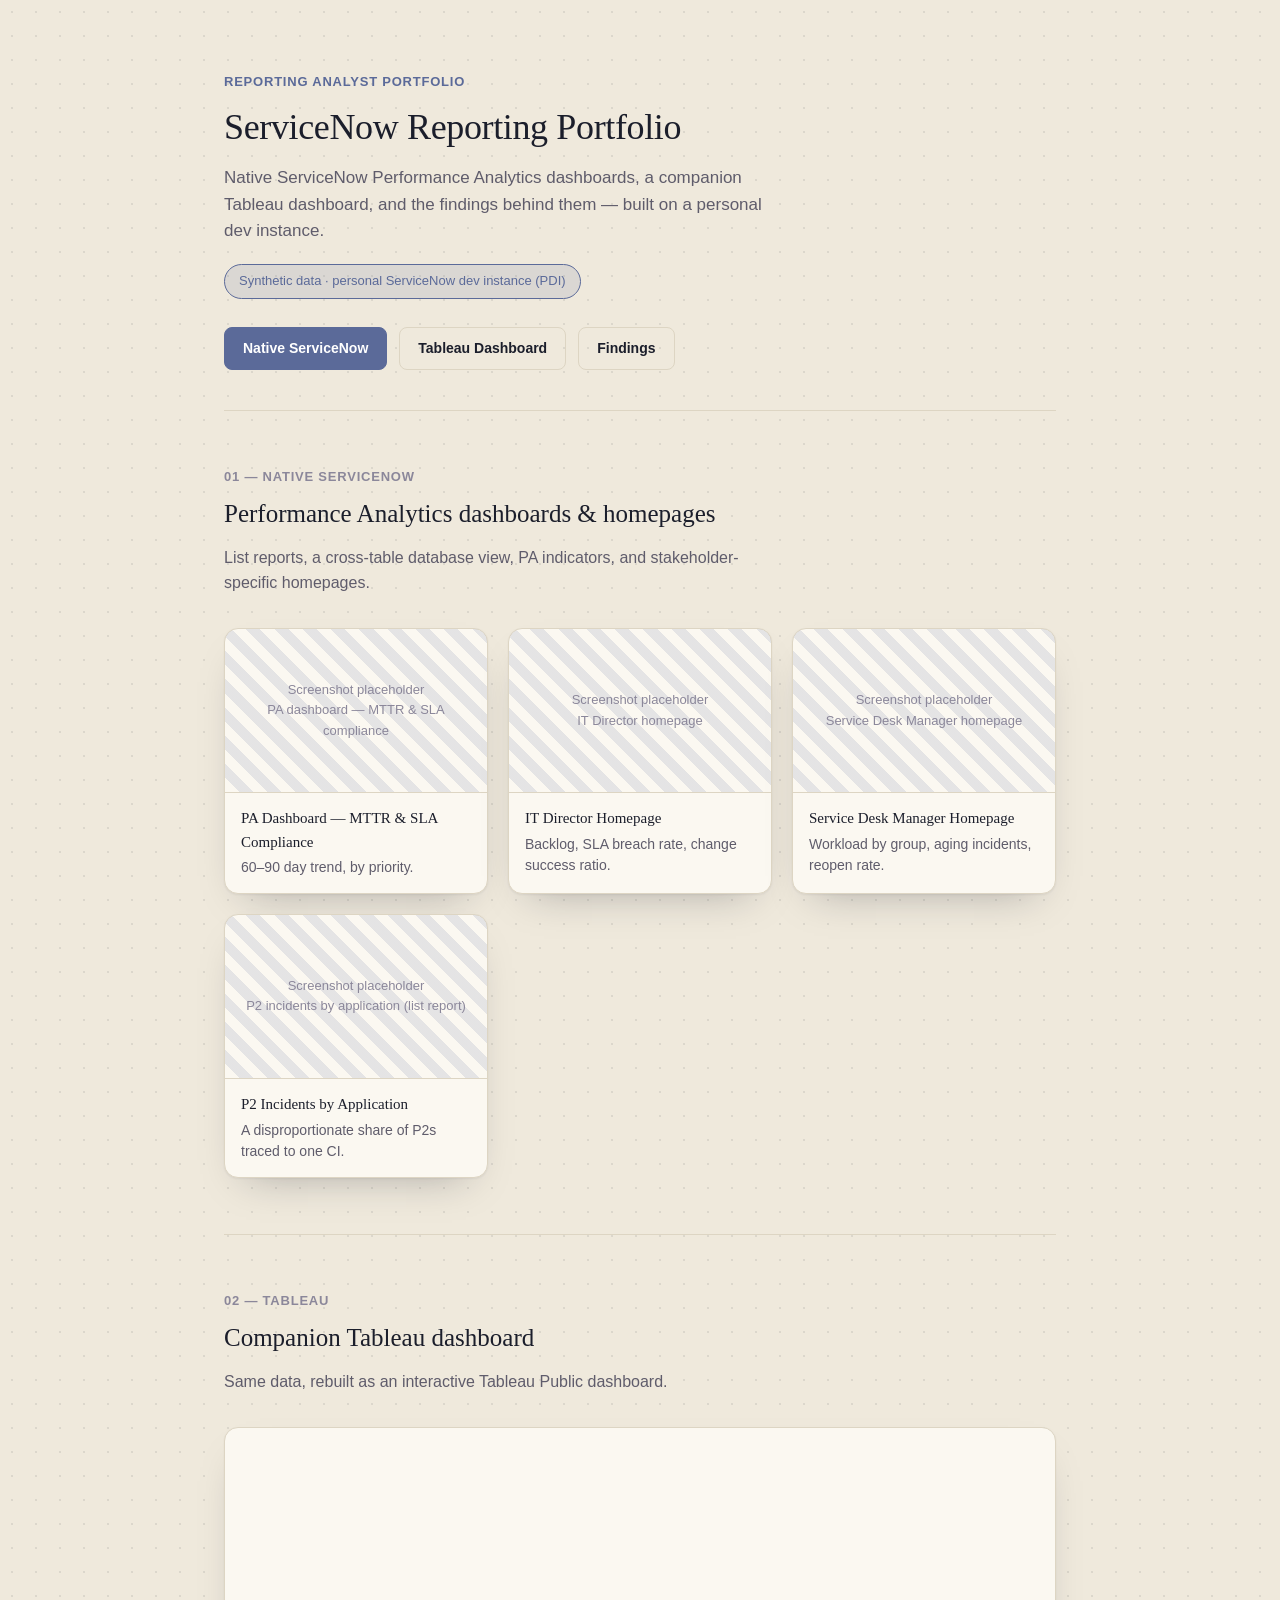
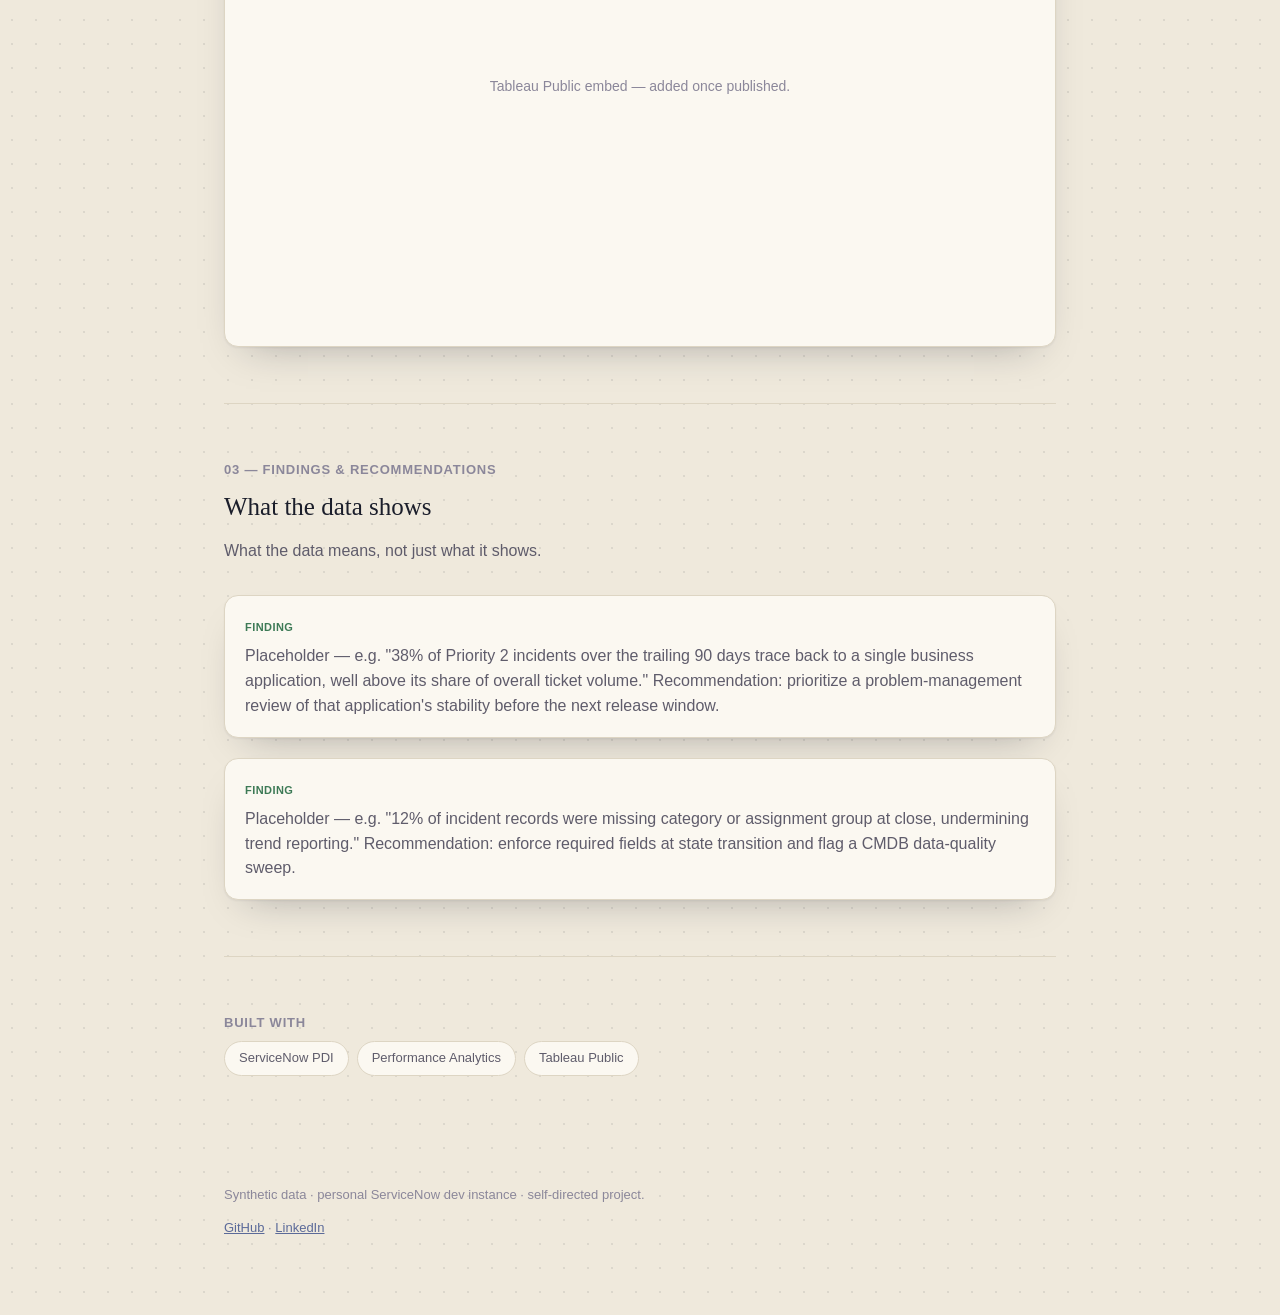
<file: docs/index.html>
<!DOCTYPE html>
<html lang="en">
<head>
  <meta charset="UTF-8" />
  <meta name="viewport" content="width=device-width, initial-scale=1.0" />
  <title>ServiceNow Reporting Portfolio — Nitish Pamarty</title>
  <meta name="description" content="Self-directed ServiceNow reporting &amp; analytics portfolio: Performance Analytics dashboards, homepages, and a Tableau dashboard built on synthetic ITSM data." />
  <link rel="stylesheet" href="styles.css" />
</head>
<body>
  <div class="wrap">
    <header class="hero">
      <div class="kicker">Reporting Analyst Portfolio</div>
      <h1>ServiceNow Reporting Portfolio</h1>
      <p>
        Native ServiceNow Performance Analytics dashboards, a companion Tableau dashboard,
        and the findings behind them — built on a personal dev instance.
      </p>
      <span class="disclosure">Synthetic data · personal ServiceNow dev instance (PDI)</span>
      <div class="hero-links">
        <a class="btn primary" href="#servicenow">Native ServiceNow</a>
        <a class="btn secondary" href="#tableau">Tableau Dashboard</a>
        <a class="btn secondary" href="#findings">Findings</a>
      </div>
    </header>

    <section id="servicenow">
      <div class="section-label">01 — Native ServiceNow</div>
      <h2>Performance Analytics dashboards &amp; homepages</h2>
      <p class="section-intro">
        List reports, a cross-table database view, PA indicators, and stakeholder-specific homepages.
      </p>
      <div class="shot-grid">
        <div class="shot-card">
          <div class="placeholder">Screenshot placeholder<br />PA dashboard — MTTR &amp; SLA compliance</div>
          <div class="shot-caption">
            <strong>PA Dashboard — MTTR &amp; SLA Compliance</strong>
            60–90 day trend, by priority.
          </div>
        </div>
        <div class="shot-card">
          <div class="placeholder">Screenshot placeholder<br />IT Director homepage</div>
          <div class="shot-caption">
            <strong>IT Director Homepage</strong>
            Backlog, SLA breach rate, change success ratio.
          </div>
        </div>
        <div class="shot-card">
          <div class="placeholder">Screenshot placeholder<br />Service Desk Manager homepage</div>
          <div class="shot-caption">
            <strong>Service Desk Manager Homepage</strong>
            Workload by group, aging incidents, reopen rate.
          </div>
        </div>
        <div class="shot-card">
          <div class="placeholder">Screenshot placeholder<br />P2 incidents by application (list report)</div>
          <div class="shot-caption">
            <strong>P2 Incidents by Application</strong>
            A disproportionate share of P2s traced to one CI.
          </div>
        </div>
      </div>
    </section>

    <section id="tableau">
      <div class="section-label">02 — Tableau</div>
      <h2>Companion Tableau dashboard</h2>
      <p class="section-intro">
        Same data, rebuilt as an interactive Tableau Public dashboard.
      </p>
      <div class="tableau-embed" id="tableau-embed-target">
        Tableau Public embed — added once published.
      </div>
    </section>

    <section id="findings">
      <div class="section-label">03 — Findings &amp; Recommendations</div>
      <h2>What the data shows</h2>
      <p class="section-intro">
        What the data means, not just what it shows.
      </p>
      <ul class="findings-list">
        <li>
          <span class="tag">Finding</span>
          <p>Placeholder — e.g. "38% of Priority 2 incidents over the trailing 90 days trace back to
          a single business application, well above its share of overall ticket volume."
          Recommendation: prioritize a problem-management review of that application's stability
          before the next release window.</p>
        </li>
        <li>
          <span class="tag">Finding</span>
          <p>Placeholder — e.g. "12% of incident records were missing category or assignment group
          at close, undermining trend reporting." Recommendation: enforce required fields at
          state transition and flag a CMDB data-quality sweep.</p>
        </li>
      </ul>
    </section>

    <section id="stack">
      <div class="section-label">Built with</div>
      <ul class="stack-list">
        <li>ServiceNow PDI</li>
        <li>Performance Analytics</li>
        <li>Tableau Public</li>
      </ul>
    </section>

    <footer>
      <p>
        Synthetic data · personal ServiceNow dev instance · self-directed project.
      </p>
      <p>
        <a href="https://github.com/nitishpamarty" target="_blank" rel="noopener">GitHub</a>
        · <a href="https://www.linkedin.com/in/nitishpamarty/" target="_blank" rel="noopener">LinkedIn</a>
      </p>
    </footer>
  </div>
</body>
</html>
</file>
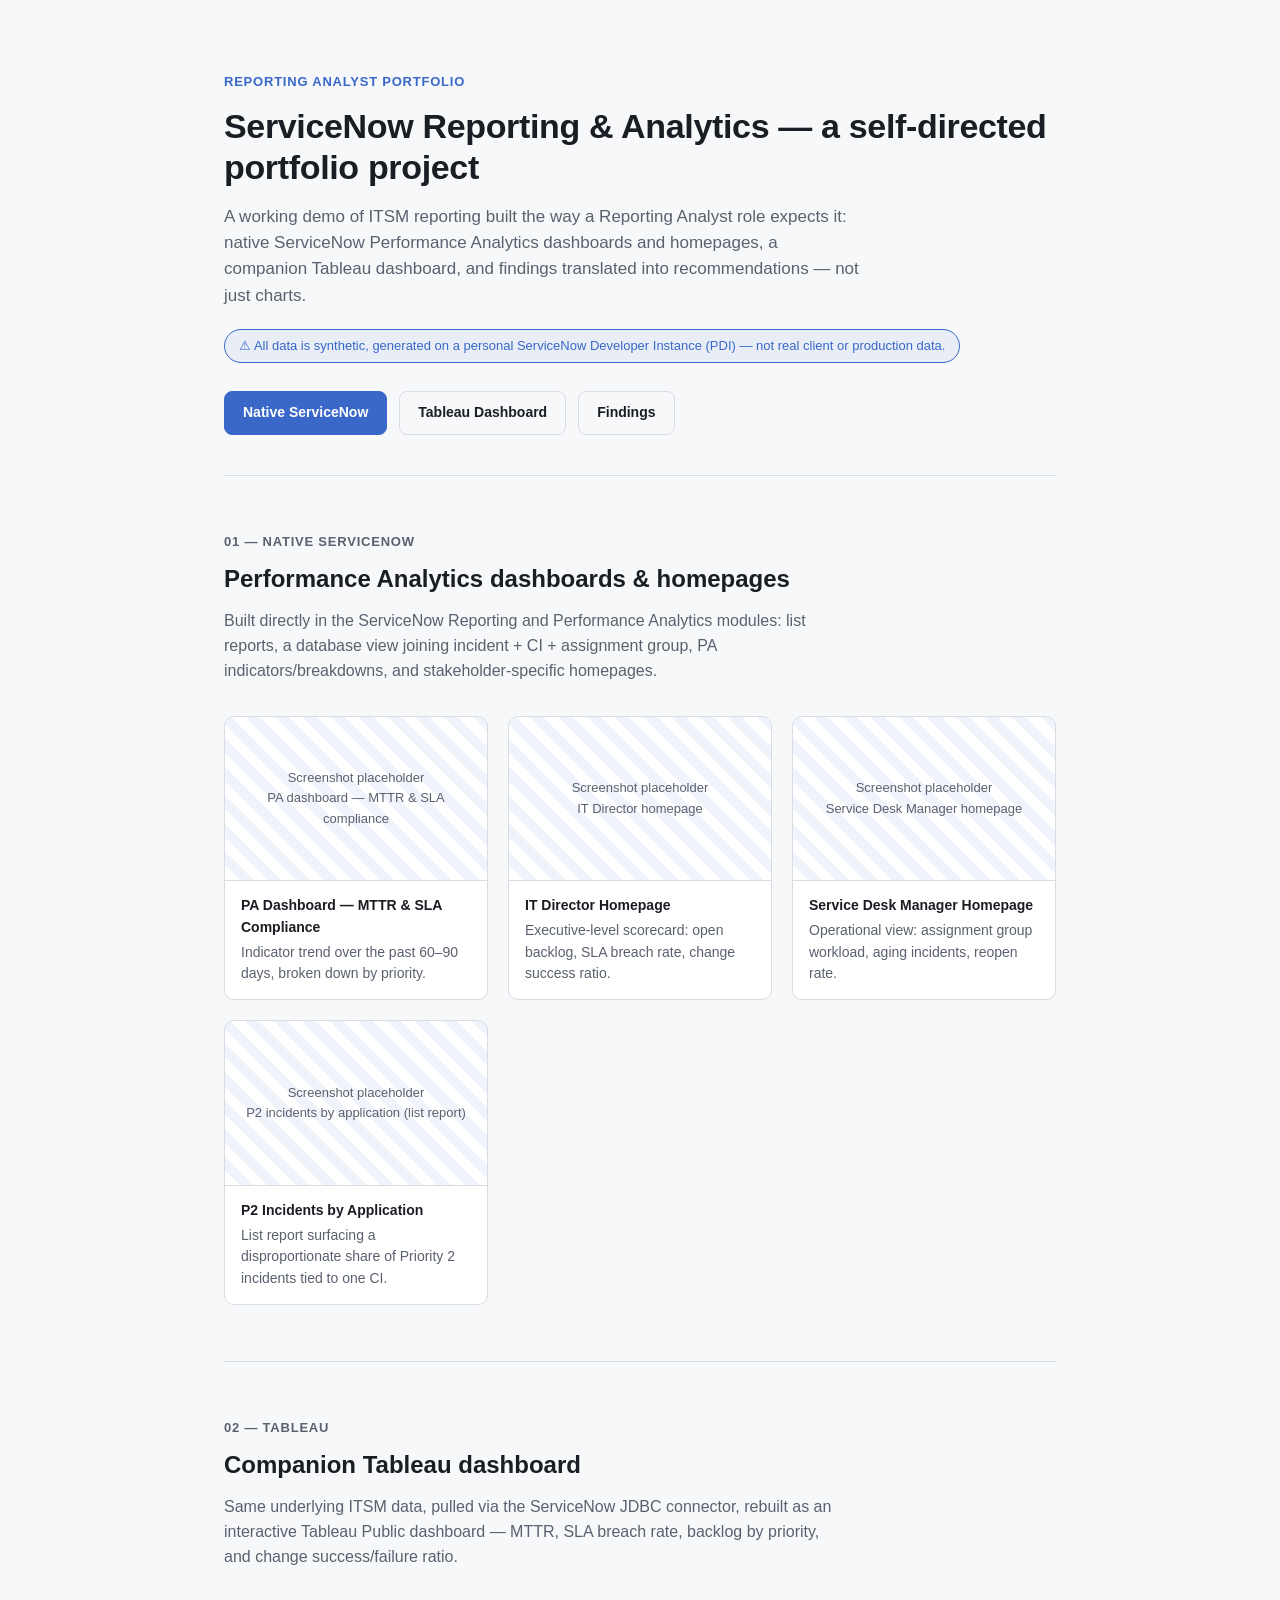
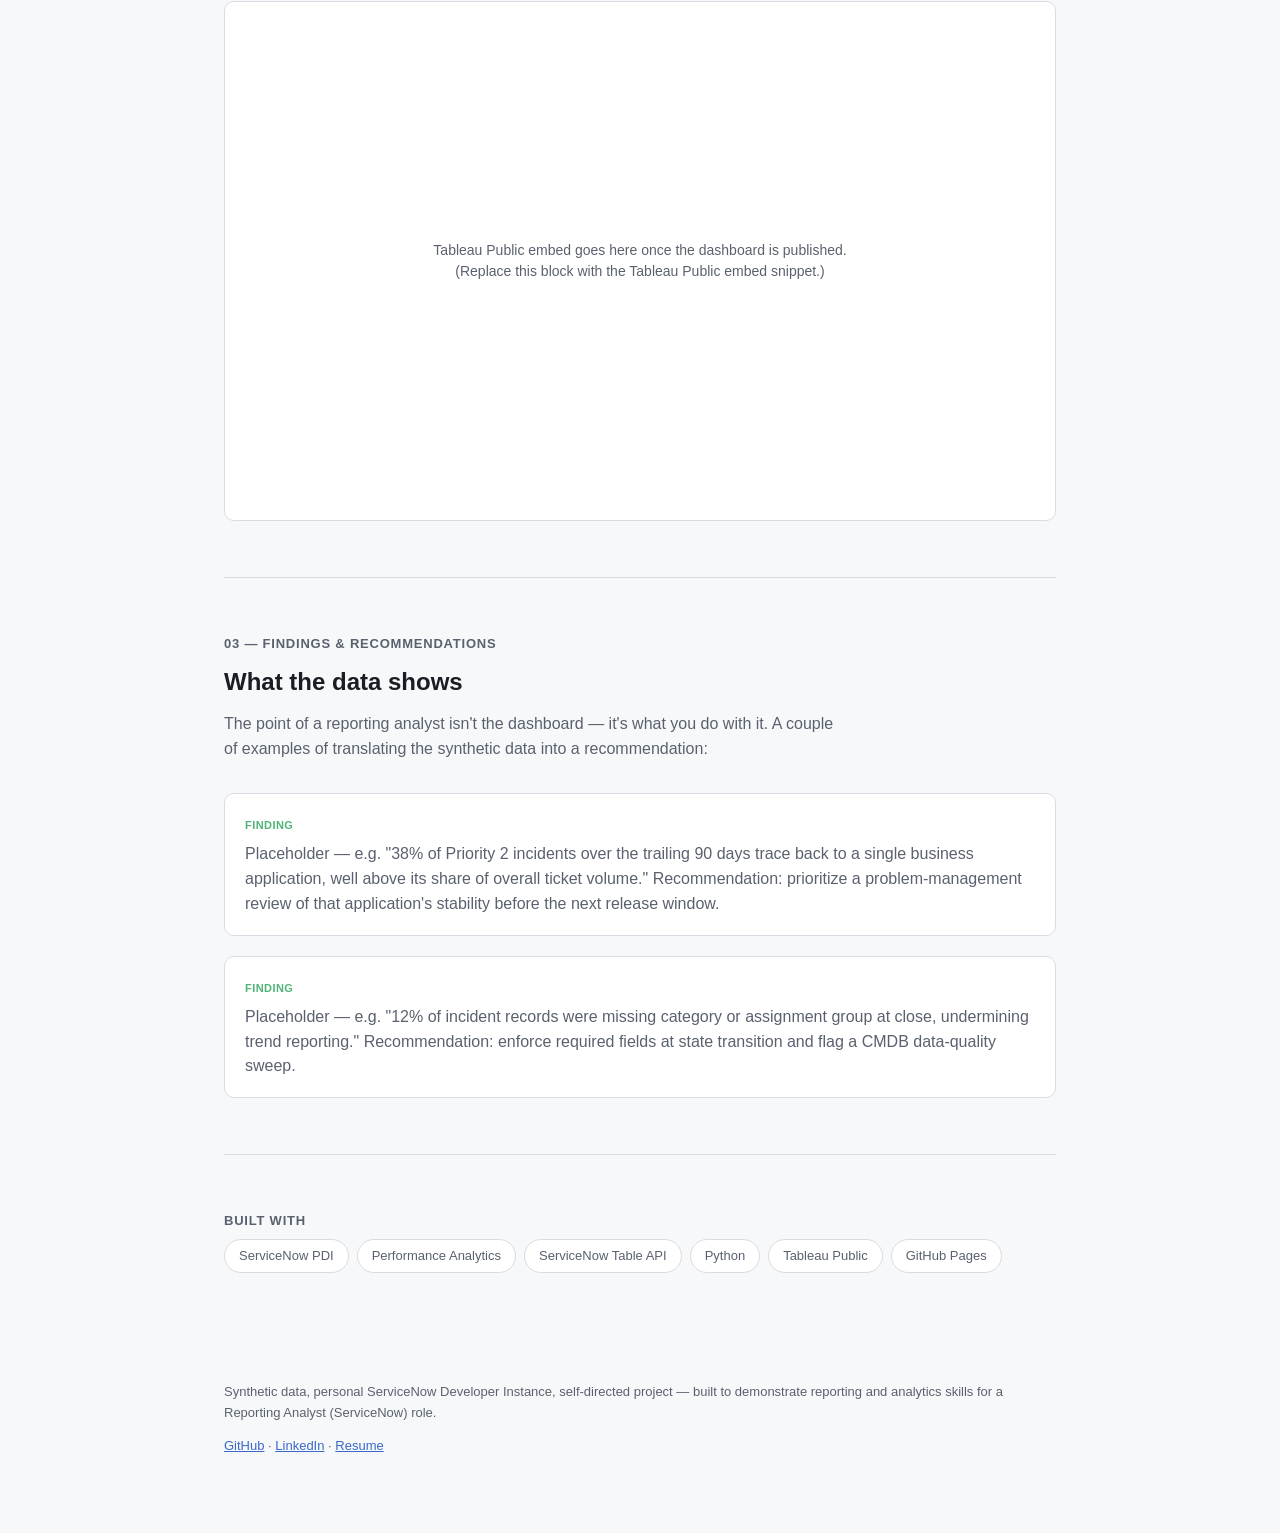
<file: site/index.html>
<!DOCTYPE html>
<html lang="en">
<head>
  <meta charset="UTF-8" />
  <meta name="viewport" content="width=device-width, initial-scale=1.0" />
  <title>ServiceNow Reporting Portfolio — Nitish Pamarty</title>
  <meta name="description" content="Self-directed ServiceNow reporting &amp; analytics portfolio: Performance Analytics dashboards, homepages, and a Tableau dashboard built on synthetic ITSM data." />
  <link rel="stylesheet" href="styles.css" />
</head>
<body>
  <div class="wrap">
    <header class="hero">
      <div class="kicker">Reporting Analyst Portfolio</div>
      <h1>ServiceNow Reporting &amp; Analytics — a self-directed portfolio project</h1>
      <p>
        A working demo of ITSM reporting built the way a Reporting Analyst role expects it:
        native ServiceNow Performance Analytics dashboards and homepages, a companion Tableau
        dashboard, and findings translated into recommendations — not just charts.
      </p>
      <span class="disclosure">⚠ All data is synthetic, generated on a personal ServiceNow Developer Instance (PDI) — not real client or production data.</span>
      <div class="hero-links">
        <a class="btn primary" href="#servicenow">Native ServiceNow</a>
        <a class="btn secondary" href="#tableau">Tableau Dashboard</a>
        <a class="btn secondary" href="#findings">Findings</a>
      </div>
    </header>

    <section id="servicenow">
      <div class="section-label">01 — Native ServiceNow</div>
      <h2>Performance Analytics dashboards &amp; homepages</h2>
      <p class="section-intro">
        Built directly in the ServiceNow Reporting and Performance Analytics modules: list reports,
        a database view joining incident + CI + assignment group, PA indicators/breakdowns, and
        stakeholder-specific homepages.
      </p>
      <div class="shot-grid">
        <div class="shot-card">
          <div class="placeholder">Screenshot placeholder<br />PA dashboard — MTTR &amp; SLA compliance</div>
          <div class="shot-caption">
            <strong>PA Dashboard — MTTR &amp; SLA Compliance</strong>
            Indicator trend over the past 60–90 days, broken down by priority.
          </div>
        </div>
        <div class="shot-card">
          <div class="placeholder">Screenshot placeholder<br />IT Director homepage</div>
          <div class="shot-caption">
            <strong>IT Director Homepage</strong>
            Executive-level scorecard: open backlog, SLA breach rate, change success ratio.
          </div>
        </div>
        <div class="shot-card">
          <div class="placeholder">Screenshot placeholder<br />Service Desk Manager homepage</div>
          <div class="shot-caption">
            <strong>Service Desk Manager Homepage</strong>
            Operational view: assignment group workload, aging incidents, reopen rate.
          </div>
        </div>
        <div class="shot-card">
          <div class="placeholder">Screenshot placeholder<br />P2 incidents by application (list report)</div>
          <div class="shot-caption">
            <strong>P2 Incidents by Application</strong>
            List report surfacing a disproportionate share of Priority 2 incidents tied to one CI.
          </div>
        </div>
      </div>
    </section>

    <section id="tableau">
      <div class="section-label">02 — Tableau</div>
      <h2>Companion Tableau dashboard</h2>
      <p class="section-intro">
        Same underlying ITSM data, pulled via the ServiceNow JDBC connector, rebuilt as an
        interactive Tableau Public dashboard — MTTR, SLA breach rate, backlog by priority, and
        change success/failure ratio.
      </p>
      <div class="tableau-embed" id="tableau-embed-target">
        Tableau Public embed goes here once the dashboard is published.<br />
        (Replace this block with the Tableau Public embed snippet.)
      </div>
    </section>

    <section id="findings">
      <div class="section-label">03 — Findings &amp; Recommendations</div>
      <h2>What the data shows</h2>
      <p class="section-intro">
        The point of a reporting analyst isn't the dashboard — it's what you do with it.
        A couple of examples of translating the synthetic data into a recommendation:
      </p>
      <ul class="findings-list">
        <li>
          <span class="tag">Finding</span>
          <p>Placeholder — e.g. "38% of Priority 2 incidents over the trailing 90 days trace back to
          a single business application, well above its share of overall ticket volume."
          Recommendation: prioritize a problem-management review of that application's stability
          before the next release window.</p>
        </li>
        <li>
          <span class="tag">Finding</span>
          <p>Placeholder — e.g. "12% of incident records were missing category or assignment group
          at close, undermining trend reporting." Recommendation: enforce required fields at
          state transition and flag a CMDB data-quality sweep.</p>
        </li>
      </ul>
    </section>

    <section id="stack">
      <div class="section-label">Built with</div>
      <ul class="stack-list">
        <li>ServiceNow PDI</li>
        <li>Performance Analytics</li>
        <li>ServiceNow Table API</li>
        <li>Python</li>
        <li>Tableau Public</li>
        <li>GitHub Pages</li>
      </ul>
    </section>

    <footer>
      <p>
        Synthetic data, personal ServiceNow Developer Instance, self-directed project —
        built to demonstrate reporting and analytics skills for a Reporting Analyst (ServiceNow) role.
      </p>
      <p>
        <a href="https://github.com/nitishpamarty" target="_blank" rel="noopener">GitHub</a>
        · <a href="#">LinkedIn</a>
        · <a href="#">Resume</a>
      </p>
    </footer>
  </div>
</body>
</html>
</file>
<file: docs/styles.css>
:root {
  --bg: #efe9dc;
  --paper: #fbf8f1;
  --ink: #1b1e2b;
  --ink-muted: #5f5c6b;
  --ink-faint: #8b879a;
  --cobalt: #5b6a99;
  --cobalt-soft: rgba(91, 106, 153, 0.14);
  --green: #3d7a56;
  --terracotta: #c1502b;
  --rule: #ddd5c3;
  --dot: rgba(27, 30, 43, 0.09);
  --radius: 14px;
  --max-width: 880px;
  --shadow: 0 1px 2px rgba(27, 30, 43, 0.06), 0 18px 40px -22px rgba(27, 30, 43, 0.35);
  --font-serif: ui-serif, "Iowan Old Style", "Palatino Linotype", Georgia, serif;
  --font-sans: -apple-system, "Segoe UI", "Helvetica Neue", Arial, sans-serif;
}

* { box-sizing: border-box; }

body {
  margin: 0;
  background:
    radial-gradient(var(--dot) 1.4px, transparent 1.4px) 0 0 / 24px 24px,
    var(--bg);
  color: var(--ink);
  font-family: var(--font-sans);
  line-height: 1.55;
}

.wrap {
  max-width: var(--max-width);
  margin: 0 auto;
  padding: 0 24px;
}

header.hero {
  padding: 72px 0 40px;
  border-bottom: 1px solid var(--rule);
}

.kicker {
  color: var(--cobalt);
  font-size: 13px;
  font-weight: 600;
  letter-spacing: 0.06em;
  text-transform: uppercase;
  margin-bottom: 14px;
}

h1 {
  font-family: var(--font-serif);
  font-weight: 500;
  font-size: 36px;
  line-height: 1.2;
  margin: 0 0 16px;
  letter-spacing: -0.01em;
}

.hero p {
  color: var(--ink-muted);
  font-size: 17px;
  max-width: 560px;
  margin: 0 0 20px;
}

.disclosure {
  display: inline-flex;
  align-items: center;
  gap: 8px;
  background: var(--cobalt-soft);
  color: var(--cobalt);
  border: 1px solid var(--cobalt);
  border-radius: 999px;
  padding: 6px 14px;
  font-size: 13px;
  font-weight: 500;
}

.hero-links {
  margin-top: 28px;
  display: flex;
  gap: 12px;
  flex-wrap: wrap;
}

.btn {
  display: inline-block;
  padding: 10px 18px;
  border-radius: 8px;
  font-size: 14px;
  font-weight: 600;
  text-decoration: none;
  border: 1px solid var(--rule);
  color: var(--ink);
}

.btn.primary {
  background: var(--cobalt);
  color: #fff;
  border-color: var(--cobalt);
}

section {
  padding: 56px 0;
  border-bottom: 1px solid var(--rule);
}

section:last-of-type {
  border-bottom: none;
}

.section-label {
  font-size: 13px;
  font-weight: 600;
  letter-spacing: 0.06em;
  text-transform: uppercase;
  color: var(--ink-faint);
  margin-bottom: 8px;
}

h2 {
  font-family: var(--font-serif);
  font-weight: 500;
  font-size: 25px;
  margin: 0 0 12px;
}

.section-intro {
  color: var(--ink-muted);
  max-width: 560px;
  margin: 0 0 32px;
}

.shot-grid {
  display: grid;
  grid-template-columns: repeat(auto-fit, minmax(260px, 1fr));
  gap: 20px;
}

.shot-card {
  background: var(--paper);
  border: 1px solid var(--rule);
  border-radius: var(--radius);
  box-shadow: var(--shadow);
  overflow: hidden;
}

.shot-card .placeholder {
  aspect-ratio: 16 / 10;
  background: repeating-linear-gradient(45deg, transparent, transparent 10px, var(--cobalt-soft) 10px, var(--cobalt-soft) 20px);
  display: flex;
  align-items: center;
  justify-content: center;
  color: var(--ink-faint);
  font-size: 13px;
  text-align: center;
  padding: 16px;
}

.shot-card img {
  width: 100%;
  display: block;
  aspect-ratio: 16 / 10;
  object-fit: cover;
}

.shot-caption {
  padding: 14px 16px;
  font-size: 14px;
  color: var(--ink-muted);
  border-top: 1px solid var(--rule);
}

.shot-caption strong {
  color: var(--ink);
  font-family: var(--font-serif);
  font-weight: 500;
  display: block;
  font-size: 15px;
  margin-bottom: 3px;
}

.tableau-embed {
  background: var(--paper);
  border: 1px solid var(--rule);
  border-radius: var(--radius);
  box-shadow: var(--shadow);
  aspect-ratio: 16 / 10;
  display: flex;
  align-items: center;
  justify-content: center;
  color: var(--ink-faint);
  font-size: 14px;
  text-align: center;
  padding: 24px;
}

.findings-list {
  display: flex;
  flex-direction: column;
  gap: 20px;
  padding: 0;
  margin: 0;
  list-style: none;
}

.findings-list li {
  background: var(--paper);
  border: 1px solid var(--rule);
  border-radius: var(--radius);
  box-shadow: var(--shadow);
  padding: 18px 20px;
}

.findings-list .tag {
  display: inline-block;
  font-size: 11px;
  font-weight: 700;
  letter-spacing: 0.04em;
  text-transform: uppercase;
  color: var(--green);
  margin-bottom: 8px;
}

.findings-list p {
  margin: 0;
  color: var(--ink-muted);
}

.stack-list {
  display: flex;
  flex-wrap: wrap;
  gap: 8px;
  padding: 0;
  margin: 0;
  list-style: none;
}

.stack-list li {
  background: var(--paper);
  border: 1px solid var(--rule);
  border-radius: 999px;
  padding: 6px 14px;
  font-size: 13px;
  color: var(--ink-muted);
}

footer {
  padding: 40px 0 64px;
  color: var(--ink-faint);
  font-size: 13px;
}

footer a {
  color: var(--cobalt);
}
</file>
<file: site/styles.css>
:root {
  --bg: #0b0d12;
  --bg-elevated: #12151c;
  --border: #23283354;
  --text: #e7e9ee;
  --text-muted: #9aa1ad;
  --accent: #5b8def;
  --accent-soft: #5b8def1a;
  --good: #4fb477;
  --radius: 10px;
  --max-width: 880px;
}

@media (prefers-color-scheme: light) {
  :root {
    --bg: #f7f8fa;
    --bg-elevated: #ffffff;
    --border: #d9dce2;
    --text: #1a1d23;
    --text-muted: #5a616e;
    --accent: #3968c9;
    --accent-soft: #3968c914;
  }
}

* { box-sizing: border-box; }

body {
  margin: 0;
  background: var(--bg);
  color: var(--text);
  font-family: -apple-system, BlinkMacSystemFont, "Segoe UI", Roboto, Helvetica, Arial, sans-serif;
  line-height: 1.55;
}

.wrap {
  max-width: var(--max-width);
  margin: 0 auto;
  padding: 0 24px;
}

header.hero {
  padding: 72px 0 40px;
  border-bottom: 1px solid var(--border);
}

.kicker {
  color: var(--accent);
  font-size: 13px;
  font-weight: 600;
  letter-spacing: 0.06em;
  text-transform: uppercase;
  margin-bottom: 14px;
}

h1 {
  font-size: 34px;
  line-height: 1.2;
  margin: 0 0 16px;
  letter-spacing: -0.01em;
}

.hero p {
  color: var(--text-muted);
  font-size: 17px;
  max-width: 640px;
  margin: 0 0 20px;
}

.disclosure {
  display: inline-flex;
  align-items: center;
  gap: 8px;
  background: var(--accent-soft);
  color: var(--accent);
  border: 1px solid var(--accent);
  border-radius: 999px;
  padding: 6px 14px;
  font-size: 13px;
  font-weight: 500;
}

.hero-links {
  margin-top: 28px;
  display: flex;
  gap: 12px;
  flex-wrap: wrap;
}

.btn {
  display: inline-block;
  padding: 10px 18px;
  border-radius: 8px;
  font-size: 14px;
  font-weight: 600;
  text-decoration: none;
  border: 1px solid var(--border);
}

.btn.primary {
  background: var(--accent);
  color: #fff;
  border-color: var(--accent);
}

.btn.secondary {
  color: var(--text);
}

section {
  padding: 56px 0;
  border-bottom: 1px solid var(--border);
}

section:last-of-type {
  border-bottom: none;
}

.section-label {
  font-size: 13px;
  font-weight: 600;
  letter-spacing: 0.06em;
  text-transform: uppercase;
  color: var(--text-muted);
  margin-bottom: 8px;
}

h2 {
  font-size: 24px;
  margin: 0 0 12px;
}

.section-intro {
  color: var(--text-muted);
  max-width: 620px;
  margin: 0 0 32px;
}

.shot-grid {
  display: grid;
  grid-template-columns: repeat(auto-fit, minmax(260px, 1fr));
  gap: 20px;
}

.shot-card {
  background: var(--bg-elevated);
  border: 1px solid var(--border);
  border-radius: var(--radius);
  overflow: hidden;
}

.shot-card .placeholder {
  aspect-ratio: 16 / 10;
  background:
    repeating-linear-gradient(45deg, transparent, transparent 10px, var(--accent-soft) 10px, var(--accent-soft) 20px);
  display: flex;
  align-items: center;
  justify-content: center;
  color: var(--text-muted);
  font-size: 13px;
  text-align: center;
  padding: 16px;
}

.shot-card img {
  width: 100%;
  display: block;
  aspect-ratio: 16 / 10;
  object-fit: cover;
}

.shot-caption {
  padding: 14px 16px;
  font-size: 14px;
  color: var(--text-muted);
  border-top: 1px solid var(--border);
}

.shot-caption strong {
  color: var(--text);
  display: block;
  font-size: 14px;
  margin-bottom: 3px;
}

.tableau-embed {
  background: var(--bg-elevated);
  border: 1px solid var(--border);
  border-radius: var(--radius);
  aspect-ratio: 16 / 10;
  display: flex;
  align-items: center;
  justify-content: center;
  color: var(--text-muted);
  font-size: 14px;
  text-align: center;
  padding: 24px;
}

.findings-list {
  display: flex;
  flex-direction: column;
  gap: 20px;
  padding: 0;
  margin: 0;
  list-style: none;
}

.findings-list li {
  background: var(--bg-elevated);
  border: 1px solid var(--border);
  border-radius: var(--radius);
  padding: 18px 20px;
}

.findings-list .tag {
  display: inline-block;
  font-size: 11px;
  font-weight: 700;
  letter-spacing: 0.04em;
  text-transform: uppercase;
  color: var(--good);
  margin-bottom: 8px;
}

.findings-list p {
  margin: 0;
  color: var(--text-muted);
}

.stack-list {
  display: flex;
  flex-wrap: wrap;
  gap: 8px;
  padding: 0;
  margin: 0;
  list-style: none;
}

.stack-list li {
  background: var(--bg-elevated);
  border: 1px solid var(--border);
  border-radius: 999px;
  padding: 6px 14px;
  font-size: 13px;
  color: var(--text-muted);
}

footer {
  padding: 40px 0 64px;
  color: var(--text-muted);
  font-size: 13px;
}

footer a {
  color: var(--accent);
}
</file>
